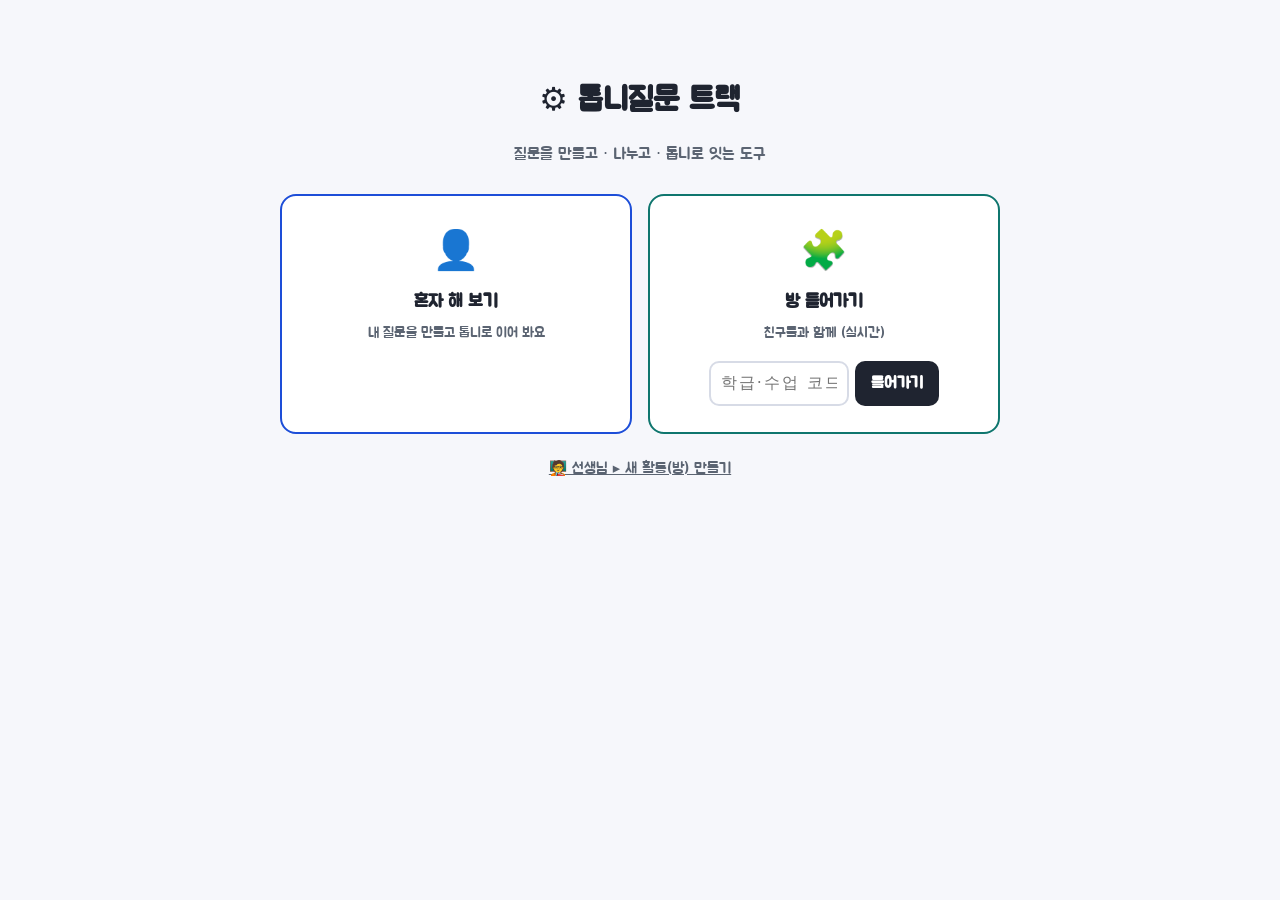
<file: index.html>
<!-- 톱니질문 트랙 — 홈(모드 선택) 진입점. 개인 모드는 app.html로, 실시간 모드는 공개수업 후(P2) -->
<!DOCTYPE html>
<html lang="ko">
<head>
  <meta charset="UTF-8" />
  <meta name="viewport" content="width=device-width, initial-scale=1, viewport-fit=cover" />
  <title>톱니질문 트랙</title>
  <link rel="preconnect" href="https://fonts.googleapis.com" />
  <link rel="preconnect" href="https://fonts.gstatic.com" crossorigin />
  <link href="https://fonts.googleapis.com/css2?family=Gaegu:wght@400;700&family=Jua&display=swap" rel="stylesheet" />
  <link rel="stylesheet" href="./css/style.css" />
</head>
<body>
  <main class="home-wrap">
    <h1 class="home-title">⚙ 톱니질문 트랙</h1>
    <p class="home-sub">질문을 만들고 · 나누고 · 톱니로 잇는 도구</p>

    <div class="mode-grid">
      <a class="mode-card live" href="./app.html">
        <div class="mode-emoji">👤</div>
        <div class="mode-name">혼자 해 보기</div>
        <div class="mode-desc">내 질문을 만들고 톱니로 이어 봐요</div>
      </a>
      <div class="mode-card" id="card-room">
        <div class="mode-emoji">🧩</div>
        <div class="mode-name">방 들어가기</div>
        <div class="mode-desc">친구들과 함께 (실시간)</div>
        <form class="room-join" id="room-join">
          <input id="room-code" type="text" inputmode="latin" autocapitalize="characters"
                 autocomplete="off" maxlength="6" placeholder="학급·수업 코드 6자" aria-label="학급 또는 수업 코드" />
          <button class="btn" type="submit">들어가기</button>
        </form>
      </div>
    </div>

    <div class="teacher-row">
      <a class="teacher-link" id="teacher-btn" href="./teacher.html">🧑‍🏫 선생님 ▸ 새 활동(방) 만들기</a>
    </div>

    <div class="home-notice" id="notice" hidden></div>
  </main>

  <script>
    "use strict";
    // 홈 + 라우팅. 혼자 해 보기=app.html(오프라인). 방 들어가기=수업 코드→app.html?code=. 선생님(방 만들기)은 구글 로그인(B) 전이라 안내만.
    const notice = document.getElementById("notice");
    function showNotice(msg) { notice.hidden = false; notice.textContent = msg; }

    const codeInput = document.getElementById("room-code");
    codeInput.addEventListener("input", () => { codeInput.value = codeInput.value.toUpperCase(); });
    document.getElementById("room-join").addEventListener("submit", e => {
      e.preventDefault();
      const code = (codeInput.value || "").trim().toUpperCase();
      if (!/^[A-Z2-9]{6}$/.test(code)) {
        showNotice("수업 코드는 영문 대문자·숫자 6자예요. (예: ABCD23) 선생님께 코드를 확인해 주세요.");
        codeInput.focus(); return;
      }
      location.href = "./lobby.html?code=" + encodeURIComponent(code);   // 로비가 학급/수업 자동 판별
    });
    // 선생님 ▸ 새 활동(방) 만들기 = teacher.html(구글 로그인)로 이동 — 이제 링크라 별도 핸들러 불필요
  </script>
</body>
</html>
</file>
<file: css/style.css>
/* 톱니질문 트랙 — 톤·반응형·톱니/카드 스타일 */

/* === 색·톤 토큰 (색 + 라벨 이중 표기) === */
:root {
  --bg: #f6f7fb; --ink: #1f2430; --muted: #5b6472; --line: #d7dbe6;
  --fact: #1d4ed8; --infer: #c2410c; --imagine: #0f766e;   /* 사실/추론/상상 (대비 강화) */
  --fact-bg: #e8f0ff; --infer-bg: #fff0e6; --imagine-bg: #e3f6f2;
  --radius: 16px;
}
* { box-sizing: border-box; }
html, body { margin: 0; padding: 0; }
body {
  font-family: "Jua", "Apple SD Gothic Neo", "Pretendard", "Noto Sans KR", system-ui, sans-serif;
  background: var(--bg); color: var(--ink); line-height: 1.55;
  -webkit-tap-highlight-color: transparent; padding: clamp(12px, 2vw, 22px);
}
body.big { font-size: 1.3rem; }
h1, h2, h3 { margin: 0; }

/* 입력은 읽기 편한 본문체로 (긴 글 타이핑 편의 — Jua 상속 무시) */
.scene-bar input, .scene-bar textarea, .add-row textarea, #f-newq {
  font-family: "Apple SD Gothic Neo", "Pretendard", "Noto Sans KR", system-ui, sans-serif;
}

/* === 이어하기 배너 === */
.resume-bar {
  display: none; align-items: center; gap: 12px; flex-wrap: wrap;
  background: #fffbe6; border: 1px solid #f0d98c; border-radius: 12px;
  padding: 10px 14px; margin-bottom: 14px;
}
.resume-bar.show { display: flex; }

/* === 상단 장면 바 (범용 설정) === */
.scene-bar {
  background: #fff; border: 1px solid var(--line); border-radius: var(--radius);
  padding: 14px 16px; margin-bottom: 16px; display: grid; gap: 8px;
}
.scene-bar .row { display: flex; align-items: center; gap: 10px; flex-wrap: wrap; }
.scene-bar label { font-weight: 700; font-size: .9em; min-width: 64px; }
.scene-bar input, .scene-bar textarea {
  font-size: inherit; flex: 1; min-width: 200px; border: 1px solid var(--line);
  border-radius: 10px; padding: 9px 12px; color: var(--ink); background: #fcfcff;
}
.scene-bar textarea { resize: vertical; min-height: 52px; }
.scene-bar .hint { color: var(--muted); font-size: .82em; }

/* === 스텝퍼 === */
.stepper { display: flex; gap: 8px; margin-bottom: 16px; }
.stepper button {
  font: inherit; cursor: pointer; flex: 1; border: 2px solid var(--line);
  background: #fff; color: var(--muted); border-radius: 999px; padding: 10px 8px; font-weight: 700;
}
.stepper button[aria-current="true"] { background: var(--ink); color: #fff; border-color: var(--ink); }

.panel { display: none; background: #fff; border: 1px solid var(--line); border-radius: var(--radius); padding: 16px; }
.panel.active { display: block; }
.panel > h2 { font-size: 1.05em; margin-bottom: 6px; }
.panel > .sub { color: var(--muted); font-size: .88em; margin-bottom: 14px; }

/* === 장면 미리보기(생성 단계 자극) === */
.scene-show {
  background: #f3f6ff; border: 1px dashed #b9c6ec; border-radius: 12px;
  padding: 12px 14px; margin-bottom: 14px; white-space: pre-wrap; color: #33405e;
  font-family: "Apple SD Gothic Neo", "Pretendard", "Noto Sans KR", system-ui, sans-serif;
}
.scene-show:empty { display: none; }

/* === 입력줄 === */
.add-row { display: flex; gap: 8px; margin-bottom: 6px; }
.add-row textarea {
  font-size: inherit; flex: 1; border: 2px solid var(--line); border-radius: 10px;
  padding: 9px 12px; resize: vertical; min-height: 46px;
}
.add-row button, .btn {
  font: inherit; cursor: pointer; border: none; background: var(--ink); color: #fff;
  border-radius: 10px; padding: 0 16px; font-weight: 700; white-space: nowrap;
}
.add-row button { align-self: stretch; }
.btn.ghost { background: #fff; color: var(--ink); border: 1px solid var(--line); padding: 8px 14px; }
.counter { color: var(--muted); font-size: .8em; margin-bottom: 12px; }
.counter.warn { color: #c2410c; }

/* === 카드 === */
.card {
  border-radius: 12px; padding: 10px 12px; border: 2px solid var(--line); background: #fff;
  cursor: pointer; user-select: none; touch-action: none; position: relative;
  display: flex; align-items: flex-start; gap: 8px; box-shadow: 0 1px 2px rgba(0,0,0,.05);
  transition: box-shadow .12s, transform .12s;
}
.card:focus-visible { outline: 3px solid #111; outline-offset: 2px; }
.card .c-label { font-size: .76em; font-weight: 800; padding: 1px 8px; border-radius: 999px; color: #fff; white-space: nowrap; }
.card .c-text { flex: 1; min-width: 60%; font-size: 1.22em; line-height: 1.4; font-family: "Gaegu", "Apple SD Gothic Neo", "Noto Sans KR", system-ui, sans-serif; }
.card .c-del { cursor: pointer; border: none; background: transparent; color: var(--muted); font-size: 1.1em; line-height: 1; padding: 2px 4px; }
.card[data-type="fact"]    { border-color: var(--fact);    background: var(--fact-bg); }
.card[data-type="infer"]   { border-color: var(--infer);   background: var(--infer-bg); }
.card[data-type="imagine"] { border-color: var(--imagine); background: var(--imagine-bg); }
.card[data-type="null"]    { border-color: var(--line); background: #fff; }
.lab-fact    { background: var(--fact); }
.lab-infer   { background: var(--infer); }
.lab-imagine { background: var(--imagine); }
.lab-null    { background: #9aa3b2; }
.card.selected { box-shadow: 0 0 0 3px #111, 0 6px 16px rgba(0,0,0,.18); transform: translateY(-2px); }
.card.dragging { z-index: 999; box-shadow: 0 12px 28px rgba(0,0,0,.25); transform: scale(1.04); cursor: grabbing; }

.list { display: grid; gap: 8px; margin-top: 10px; }
/* ③ 완성 실 요약 / 안 나눔 구제 / 내 실 모아보기 */
.thread-summary { background: var(--imagine-bg); border: 2px solid var(--imagine); border-radius: 12px; padding: 12px 14px; margin: 10px 0; display: flex; flex-wrap: wrap; align-items: center; gap: 8px; }
.thread-summary[hidden] { display: none; }   /* display:flex가 hidden 속성을 덮지 않게 */
.thread-summary .ts-done-lab { font-weight: 800; color: var(--imagine); }
.thread-summary .ts-more { font-size: .85em; padding: 6px 12px; }
.chain { display: flex; flex-wrap: wrap; gap: 6px; align-items: center; }
.chain-seg { padding: 4px 10px; border-radius: 999px; font-size: .95em; font-family: "Gaegu", "Apple SD Gothic Neo", "Noto Sans KR", system-ui, sans-serif; }
.chain-seg.lab-bg-fact { background: var(--fact-bg); color: var(--fact); }
.chain-seg.lab-bg-infer { background: var(--infer-bg); color: var(--infer); }
.chain-seg.lab-bg-imagine { background: var(--imagine-bg); color: var(--imagine); }
.chain-arr { color: var(--muted); font-size: .82em; }
.connect-unsorted { margin-top: 12px; }
.unsorted-fold > summary, .my-threads-fold > summary { cursor: pointer; font-weight: 700; font-size: .9em; color: var(--muted); padding: 8px 0; }
.my-threads-fold { margin-top: 12px; }
.my-threads { display: grid; gap: 8px; margin-top: 8px; }
.my-thread-row { border: 1px solid var(--line); border-radius: 10px; padding: 8px 10px; cursor: pointer; }
.my-thread-row.on { border-color: var(--ink); background: #fbfbfd; }
.my-thread-row .mt-label { font-weight: 800; font-size: .82em; color: var(--muted); margin-bottom: 4px; }
.card .used-tag { font-size: .68em; color: var(--muted); margin-left: 6px; white-space: nowrap; }
.card.used-other { opacity: .6; }
/* ② 카드 인라인 분류 버튼 — 질문이 주인공, 버튼은 작은 보조 칩(오른쪽) */
.card.card-cat { flex-wrap: wrap; }
.c-classify { width: 100%; display: flex; gap: 6px; margin-top: 4px; justify-content: flex-end; }
.c-cat { flex: 0 0 auto; font: inherit; cursor: pointer; border: 1.5px solid var(--line); background: #fff; border-radius: 999px; padding: 4px 12px; font-weight: 700; font-size: .76em; opacity: .85; }
.c-cat.on { opacity: 1; }
.c-cat.fact { border-color: var(--fact); color: var(--fact); }
.c-cat.infer { border-color: var(--infer); color: var(--infer); }
.c-cat.imagine { border-color: var(--imagine); color: var(--imagine); }
.c-cat.on.fact { background: var(--fact); color: #fff; }
.c-cat.on.infer { background: var(--infer); color: #fff; }
.c-cat.on.imagine { background: var(--imagine); color: #fff; }
/* ② 상단 집계(스크롤해도 보임) */
.classify-tally { position: sticky; top: 0; z-index: 5; display: flex; gap: 8px; flex-wrap: wrap; padding: 8px 0; margin-bottom: 8px; background: var(--bg, #fbfbfd); border-bottom: 1px solid var(--line); }
.classify-tally .tc { font-weight: 800; font-size: .85em; padding: 3px 11px; border-radius: 999px; }
.classify-tally .tc-none { background: #f1f1f4; color: var(--muted); }
.classify-tally .tc-fact { background: var(--fact-bg); color: var(--fact); }
.classify-tally .tc-infer { background: var(--infer-bg); color: var(--infer); }
.classify-tally .tc-imagine { background: var(--imagine-bg); color: var(--imagine); }

/* === 분류: 축 라벨 + 3컬럼 === */
.axis { display: flex; justify-content: space-between; color: var(--muted); font-size: .85em; font-weight: 700; margin: 4px 2px 10px; }
.unsorted { margin-bottom: 14px; }
.unsorted h3, .columns h3, .pool h3 { font-size: .9em; color: var(--muted); margin-bottom: 8px; }
.columns { display: grid; grid-template-columns: repeat(3, 1fr); gap: 10px; }
.col, .socket {
  border: 3px dashed var(--line); border-radius: var(--radius); padding: 10px;
  display: flex; flex-direction: column; gap: 8px; min-height: 120px;
  transition: background .15s, border-color .15s, transform .12s;
}
.col[data-type="fact"], .socket[data-type="fact"]       { border-color: var(--fact); }
.col[data-type="infer"], .socket[data-type="infer"]     { border-color: var(--infer); }
.col[data-type="imagine"], .socket[data-type="imagine"] { border-color: var(--imagine); }
.col .col-head, .socket .sk-head { font-weight: 800; display: flex; align-items: center; gap: 6px; }
.col .col-hint, .socket .sk-hint { color: var(--muted); font-size: .78em; }
.gear { font-size: 1.2em; transition: transform .6s ease; }
.col.droppable, .socket.droppable { background: #fffef2; border-style: solid; }
.col.over, .socket.over { background: #fff6d6; border-style: solid; transform: scale(1.01); }
.col-body, .sk-body { flex: 1; display: grid; gap: 8px; align-content: start; }
.empty-note { color: #aeb6c5; font-size: .85em; padding: 6px 2px; }

/* === 잇기: 다중 실 탭 === */
.thread-tabs { display: flex; gap: 6px; flex-wrap: wrap; margin-bottom: 12px; }
.thread-tab { font: inherit; cursor: pointer; border: 2px solid var(--line); background: #fff; color: var(--muted); border-radius: 999px; padding: 6px 14px; font-weight: 700; font-size: .9em; }
.thread-tab.on { background: var(--ink); color: #fff; border-color: var(--ink); }
.thread-tab.add { color: var(--fact); border-color: var(--fact); }
.thread-tab.del { color: var(--infer); border-color: var(--infer); margin-left: auto; }

/* === 잇기: 트랙 === */
.track { display: flex; align-items: stretch; gap: 6px; flex-wrap: nowrap; overflow-x: auto; margin-bottom: 16px; }
.socket { flex: 1 1 0; min-width: 150px; }
.socket.snapped .gear { transform: rotate(360deg); }
.bridge { align-self: center; display: flex; flex-direction: column; gap: 4px; min-width: 170px; }
.bridge .conn { color: var(--muted); font-size: .76em; text-align: center; }
.bridge textarea { width: 100%; font-size: .85em; border: 1px solid var(--line); border-radius: 8px; padding: 6px 8px; resize: none; overflow: hidden; min-height: 34px; line-height: 1.35;
  font-family: "Gaegu", "Apple SD Gothic Neo", "Noto Sans KR", system-ui, sans-serif; }
.done-banner { display: none; text-align: center; font-weight: 800; color: var(--imagine); background: var(--imagine-bg); border-radius: 12px; padding: 12px; margin-top: 4px; }
.done-banner.show { display: block; }
.pool .pool-cols { display: grid; grid-template-columns: repeat(3,1fr); gap: 10px; }
.pool .pcol h3 { display: flex; align-items: center; gap: 6px; }

.sr-only { position: absolute; width: 1px; height: 1px; padding: 0; margin: -1px; overflow: hidden; clip: rect(0 0 0 0); white-space: nowrap; border: 0; }

@media (max-width: 680px) {
  .columns, .pool .pool-cols { grid-template-columns: 1fr; }
  .track { flex-direction: column; }
  .bridge { min-width: 0; }
}
@media (prefers-reduced-motion: reduce) { .card, .col, .socket, .gear { transition: none; } .socket.snapped .gear { transform: none; } }

/* === 토스트 (화면에 보이는 확인) === */
.toast {
  position: fixed; left: 50%; bottom: 22px; transform: translateX(-50%) translateY(20px);
  background: var(--ink); color: #fff; padding: 10px 18px; border-radius: 999px;
  font-weight: 700; font-size: .92em; opacity: 0; pointer-events: none;
  transition: opacity .2s, transform .2s; z-index: 1000; max-width: 90vw; text-align: center;
}
.toast.show { opacity: .96; transform: translateX(-50%) translateY(0); }

/* === 내보내기 === */
#export-target { background: #fff; border-radius: var(--radius); }
.export-title { font-weight: 800; font-size: 1.05em; margin-bottom: 10px; }
.export-title:empty { display: none; }
.export-actions { display: flex; gap: 8px; margin: 12px 0; flex-wrap: wrap; }

@media (prefers-reduced-motion: reduce) { .toast { transition: none; } }

/* === 인쇄 — 완성한 한 실만 보이게 === */
@media print {
  body * { visibility: hidden !important; }
  #export-target, #export-target * { visibility: visible !important; }
  #export-target { position: absolute; left: 0; top: 0; width: 100%; }
  .bridge textarea { border: 1px solid #ccc; }
  .toast { display: none !important; }
}

/* === 실시간 방 배너 + 읽기전용 장면 (수업 코드 모드) === */
.room-bar {
  display: flex; align-items: center; gap: 8px; flex-wrap: wrap;
  background: var(--imagine-bg); border: 1px solid #9fd9cf; border-radius: 12px;
  padding: 9px 14px; margin-bottom: 12px; font-size: .92em; color: #155e54;
}
.room-bar .rb-code { letter-spacing: .12em; font-size: 1.05em; }
.room-bar .rb-sync { font-size: .82em; font-weight: 700; }
.room-bar .rb-sync.ok { color: var(--imagine); }
.room-bar .rb-sync.off { color: var(--infer); }
.room-bar .rb-teach { font-size: .82em; font-weight: 800; color: #fff; background: var(--imagine); border-radius: 999px; padding: 2px 9px; }
.room-bar .rb-hint { color: var(--muted); font-weight: 400; }
body.remote .scene-bar input[readonly], body.remote .scene-bar textarea[readonly] {
  background: #f3f4f8; color: var(--muted); cursor: default;
}
.room-error {
  max-width: 460px; margin: 14vh auto 0; text-align: center; display: grid; gap: 16px; justify-items: center;
}
.room-error p { font-size: 1.05em; color: var(--ink); }

/* === 모둠 번호 선택 === */
.group-picker {
  background: #fff; border: 1px solid var(--line); border-radius: var(--radius);
  padding: 28px 20px; text-align: center; max-width: 560px; margin: 6vh auto 0;
}
.group-picker h2 { font-size: 1.3em; margin-bottom: 8px; }
.group-picker .gp-sub { color: var(--muted); font-size: .9em; margin-bottom: 20px; }
.gp-grid { display: grid; grid-template-columns: repeat(4, 1fr); gap: 12px; }
.gp-btn {
  font: inherit; cursor: pointer; border: 2px solid var(--fact); background: var(--fact-bg);
  color: var(--fact); border-radius: 14px; padding: 18px 6px; font-weight: 800; font-size: 1.05em;
}
.gp-btn:hover, .gp-btn:focus-visible { background: var(--fact); color: #fff; outline: none; }
/* 모둠 고르는 중엔 본 화면 숨김 */
body.picking-group .scene-bar,
body.picking-group .stepper,
body.picking-group .panel,
body.picking-group .room-bar,
body.picking-group .resume-bar { display: none !important; }
.room-bar .rb-group { color: var(--imagine); }
@media (max-width: 460px) { .gp-grid { grid-template-columns: repeat(2, 1fr); } }

/* === 홈으로 돌아가기 링크 (앱 상단) === */
.home-link { display: inline-block; margin-bottom: 10px; color: var(--muted); text-decoration: none; font-weight: 700; font-size: .9em; }
.home-link:hover, .home-link:focus-visible { color: var(--ink); }

/* === 홈화면 (모드 선택) === */
.home-wrap { max-width: 720px; margin: 6vh auto 0; text-align: center; }
.home-title { font-size: 2rem; margin-bottom: 6px; }
.home-sub { color: var(--muted); margin-bottom: 28px; }
.mode-grid { display: grid; grid-template-columns: 1fr 1fr; gap: 16px; }
.mode-card {
  background: #fff; border: 2px solid var(--line); border-radius: var(--radius); padding: 26px 18px;
  text-decoration: none; color: var(--ink); display: flex; flex-direction: column; align-items: center; gap: 6px;
  cursor: pointer; transition: transform .12s, box-shadow .12s;
}
.mode-card:hover, .mode-card:focus-visible { transform: translateY(-3px); box-shadow: 0 8px 20px rgba(0,0,0,.1); outline: 3px solid #111; outline-offset: 2px; }
.mode-card.live { border-color: var(--fact); }
.mode-card.soon { opacity: .9; }
.mode-card#card-room { border-color: var(--imagine); cursor: default; }
.mode-card#card-room:hover, .mode-card#card-room:focus-within { transform: none; box-shadow: none; outline: none; }
.room-join { display: flex; gap: 6px; margin-top: 10px; width: 100%; justify-content: center; flex-wrap: wrap; }
.room-join input {
  font: inherit; width: 140px; text-align: center; letter-spacing: .12em; text-transform: uppercase;
  border: 2px solid var(--line); border-radius: 10px; padding: 8px 10px;
  font-family: "Apple SD Gothic Neo", "Pretendard", "Noto Sans KR", system-ui, sans-serif;
}
.room-join input:focus-visible { outline: 3px solid var(--imagine); outline-offset: 1px; }
.mode-emoji { font-size: 2.4rem; }
.mode-name { font-weight: 800; font-size: 1.15em; }
.mode-desc { color: var(--muted); font-size: .9em; }
.soon-tag { margin-top: 6px; font-size: .8em; font-weight: 700; color: var(--infer); background: var(--infer-bg); border-radius: 999px; padding: 3px 10px; }
.teacher-row { margin-top: 22px; }
.teacher-link { font: inherit; background: none; border: none; color: var(--muted); cursor: pointer; text-decoration: underline; font-size: .92em; }
.home-notice { margin: 18px auto 0; max-width: 560px; background: #fffbe6; border: 1px solid #f0d98c; border-radius: 12px; padding: 12px 16px; color: #5b5320; font-size: .92em; }
@media (max-width: 520px) { .mode-grid { grid-template-columns: 1fr; } }
</file>
